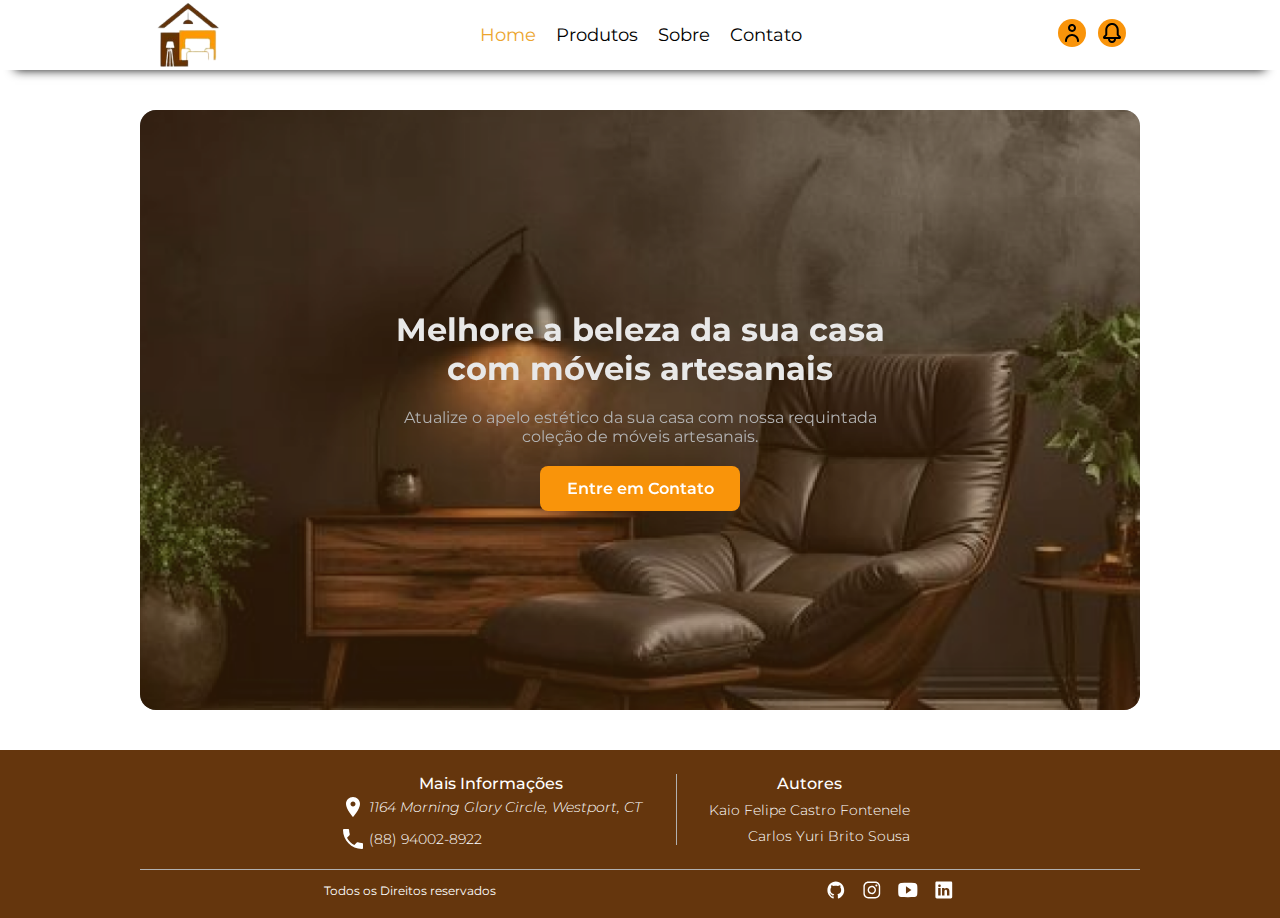
<file: index.html>
<!DOCTYPE html>
<html lang="pt-br">

<head>
  <meta charset="UTF-8">
  <meta name="viewport" content="width=device-width, initial-scale=1.0">
  <link rel="stylesheet" href="./css/global.css">
  <link rel="stylesheet" href="./css/home.css">
  <title>Artesanato</title>
</head>

<body>
  <header class="header-desktop">
    <img class="logo" src="./assets/logo.png" alt="imagem de uma casa com moveis artesanais">
    <nav class="nav-desktop">
      <ul>
        <li><a class="active" href="./index.html">Home</a></li>
        <li><a href="./pages/gallery.html">Produtos</a></li>
        <li><a href="./pages/about.html">Sobre</a></li>
        <li><a href="./pages/contact.html">Contato</a></li>
      </ul>
    </nav>
    <div class="header-icons">
      <a href="#">
        <img src="./assets/profile.svg" alt="ícone de perfil">
      </a>
      <a href="#"><img src="./assets/notification.svg" alt="ícone de notificação"></a>
    </div>
  </header>

  <header class="header-mobile">
    <div class="logo-icons">
      <img class=" logo" src="./assets/logo.png" alt="imagem de uma casa com moveis artesanais" />
      <div class="header-icons">
        <img src="./assets/profile.svg" alt="ícone de perfil">
        <img src="./assets/notification.svg" alt="ícone de notificação">
      </div>
    </div>
    <nav class="nav-mobile">
      <ul>
        <li><a class="active" href="./index.html">Home</a></li>
        <li><a href="./pages/gallery.html">Produtos</a></li>
        <li><a href="./pages/about.html">Sobre</a></li>
        <li><a href="./pages/contact.html">Contato</a></li>
      </ul>
    </nav>
  </header>
  <main>
    <section class="banner">
      <div class="banner-content">
        <h1>Melhore a beleza da sua casa com móveis artesanais</h1>
        <h2>Atualize o apelo estético da sua casa com nossa requintada coleção de móveis artesanais.</h2>
        <a href="./pages/contact.html">Entre em Contato</a>
      </div>
    </section>
  </main>
  <footer>
    <div class="container">
      <div class="info">
        <div class="info-contact">
          <span>Mais Informações</span>
          <div class="info-contact-content">
            <address>
              <img src="./assets/location.svg" alt="ícone de localização">
              <a href="">1164 Morning Glory Circle, Westport, CT</a>
            </address>
            <div class="phone">
              <img src="./assets/phone.svg" alt="ícone de telefone">
              <a href="">(88) 94002-8922</a>
            </div>
          </div>
        </div>

        <div class="authors">
          <span>Autores</span>
          <div class="authors-content">
            <a href="">Kaio Felipe Castro Fontenele</a>
            <a href="">Carlos Yuri Brito Sousa</a>
          </div>
        </div>
      </div>
      <div class="copyright-medias">
        <p>Todos os Direitos reservados</p>
        <div class="social-medias">
          <a href="http://github.com"><img src="./assets/social-medias/github.svg" alt="ícone github"></a>
          <a href="https://instagram.com"><img src="./assets/social-medias/instagram.svg" alt="ícone instagram"></a>
          <a href="https://youtube.com"><img src="./assets/social-medias/youtube.svg" alt="ícone youtube"></a>
          <a href="https://www.linkedin.com"><img src="./assets/social-medias/linkedin.svg" alt="ícone linkedin"></a>
        </div>

      </div>
    </div>
  </footer>
</body>

</html>
</file>
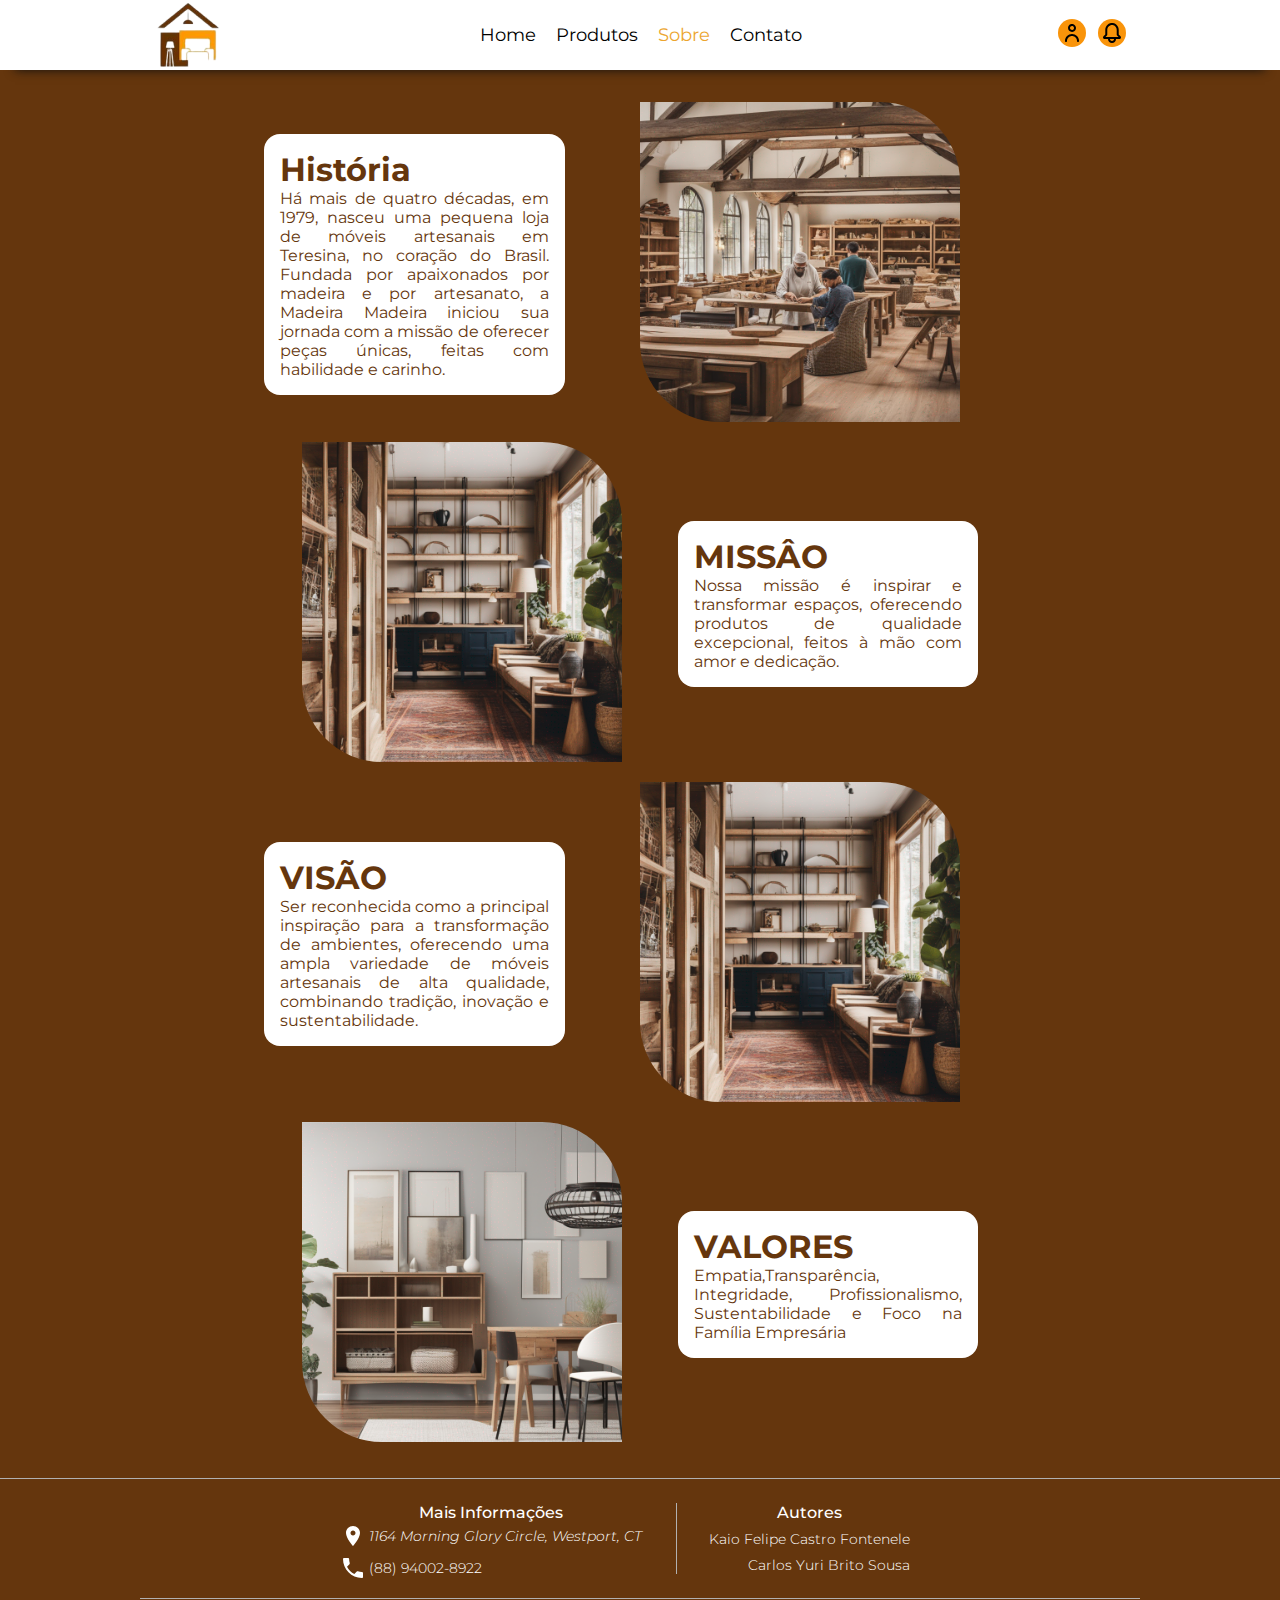
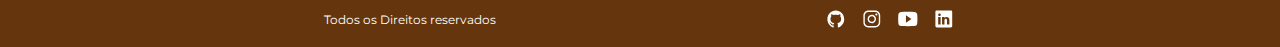
<file: pages/about.html>
<!DOCTYPE html>
<html lang="en">

<head>
  <meta charset="UTF-8">
  <base href="../">
  <meta name="viewport" content="width=device-width, initial-scale=1.0">
  <link rel="stylesheet" href="./css/global.css">
  <link rel="stylesheet" href="./css/about.css">
  <title>Sobre nós</title>
</head>

<body>
  <header class="header-desktop">
    <img class="logo" src="./assets/logo.png" alt="imagem de uma casa com moveis artesanais">
    <nav class="nav-desktop">
      <ul>
        <li><a href="./index.html">Home</a></li>
        <li><a href="./pages/gallery.html">Produtos</a></li>
        <li><a class="active" href="./pages/about.html">Sobre</a></li>
        <li><a href="./pages/contact.html">Contato</a></li>
      </ul>
    </nav>
    <div class="header-icons">
      <a href="#">
        <img src="./assets/profile.svg" alt="ícone de perfil">
      </a>
      <a href="#"><img src="./assets/notification.svg" alt="ícone de notificação"></a>
    </div>
  </header>

  <header class="header-mobile">
    <div class="logo-icons">
      <img class=" logo" src="./assets/logo.png" alt="imagem de uma casa com moveis artesanais" />
      <div class="header-icons">
        <img src="./assets/profile.svg" alt="ícone de perfil">
        <img src="./assets/notification.svg" alt="ícone de notificação">
      </div>
    </div>
    <nav class="nav-mobile">
      <ul>
        <li><a href="./index.html">Home</a></li>
        <li><a href="./pages/gallery.html">Produtos</a></li>
        <li><a class="active" href="./pages/about.html">Sobre</a></li>
        <li><a href="./pages/contact.html">Contato</a></li>
      </ul>
    </nav>
  </header>
  <main>
    <section class="about">
      <div class="who-we-are">
        <div class="about-img">
          <img src="./assets/about.png" alt="">
        </div>
        <div class="who-we-are-content">
          <h2>História</h2>
          <p>Há mais de quatro décadas, em 1979, nasceu uma pequena loja de móveis artesanais em Teresina, no coração do
            Brasil. Fundada por apaixonados por madeira e por artesanato, a Madeira Madeira iniciou sua jornada com a
            missão de oferecer peças únicas, feitas com habilidade e carinho.
          </p>
        </div>
      </div>
      <div class="who-we-are">
        <div class="about-img">
          <img src="./assets/moveis.png" alt="">
        </div>
        <div class="who-we-are-content">
          <h2>MISSÂO</h2>
          <p>Nossa missão é inspirar e transformar espaços, oferecendo produtos de qualidade excepcional, feitos à mão
            com amor e dedicação.</p>
        </div>
      </div>
      <div class="who-we-are">
        <div class="about-img">
          <img src="./assets/moveis.png" alt="">
        </div>
        <div class="who-we-are-content">
          <h2>VISÃO</h2>
          <p>Ser reconhecida como a principal inspiração para a transformação de ambientes, oferecendo uma ampla
            variedade
            de móveis artesanais de alta qualidade, combinando tradição, inovação e sustentabilidade.</p>
        </div>
      </div>
      <div class="who-we-are">
        <div class="about-img">
          <img src="./assets/values.png" alt="">
        </div>
        <div class="who-we-are-content">
          <h2>VALORES</h2>
          <p>Empatia,Transparência, Integridade, Profissionalismo, Sustentabilidade e Foco na Família Empresária</p>
        </div>
      </div>

    </section>
    <section></section>

  </main>
  <footer>
    <div class="container">
      <div class="info">
        <div class="info-contact">
          <span>Mais Informações</span>
          <div class="info-contact-content">
            <address>
              <img src="./assets/location.svg" alt="ícone de localização">
              <a href="">1164 Morning Glory Circle, Westport, CT</a>
            </address>
            <div class="phone">
              <img src="./assets/phone.svg" alt="ícone de telefone">
              <a href="">(88) 94002-8922</a>
            </div>
          </div>
        </div>

        <div class="authors">
          <span>Autores</span>
          <div class="authors-content">
            <a href="">Kaio Felipe Castro Fontenele</a>
            <a href="">Carlos Yuri Brito Sousa</a>
          </div>
        </div>
      </div>
      <div class="copyright-medias">
        <p>Todos os Direitos reservados</p>
        <div class="social-medias">
          <a href="http://github.com"><img src="./assets/social-medias/github.svg" alt="ícone github"></a>
          <a href="https://instagram.com"><img src="./assets/social-medias/instagram.svg" alt="ícone instagram"></a>
          <a href="https://youtube.com"><img src="./assets/social-medias/youtube.svg" alt="ícone youtube"></a>
          <a href="https://www.linkedin.com"><img src="./assets/social-medias/linkedin.svg" alt="ícone linkedin"></a>
        </div>

      </div>
    </div>
  </footer>
</body>

</html>
</file>
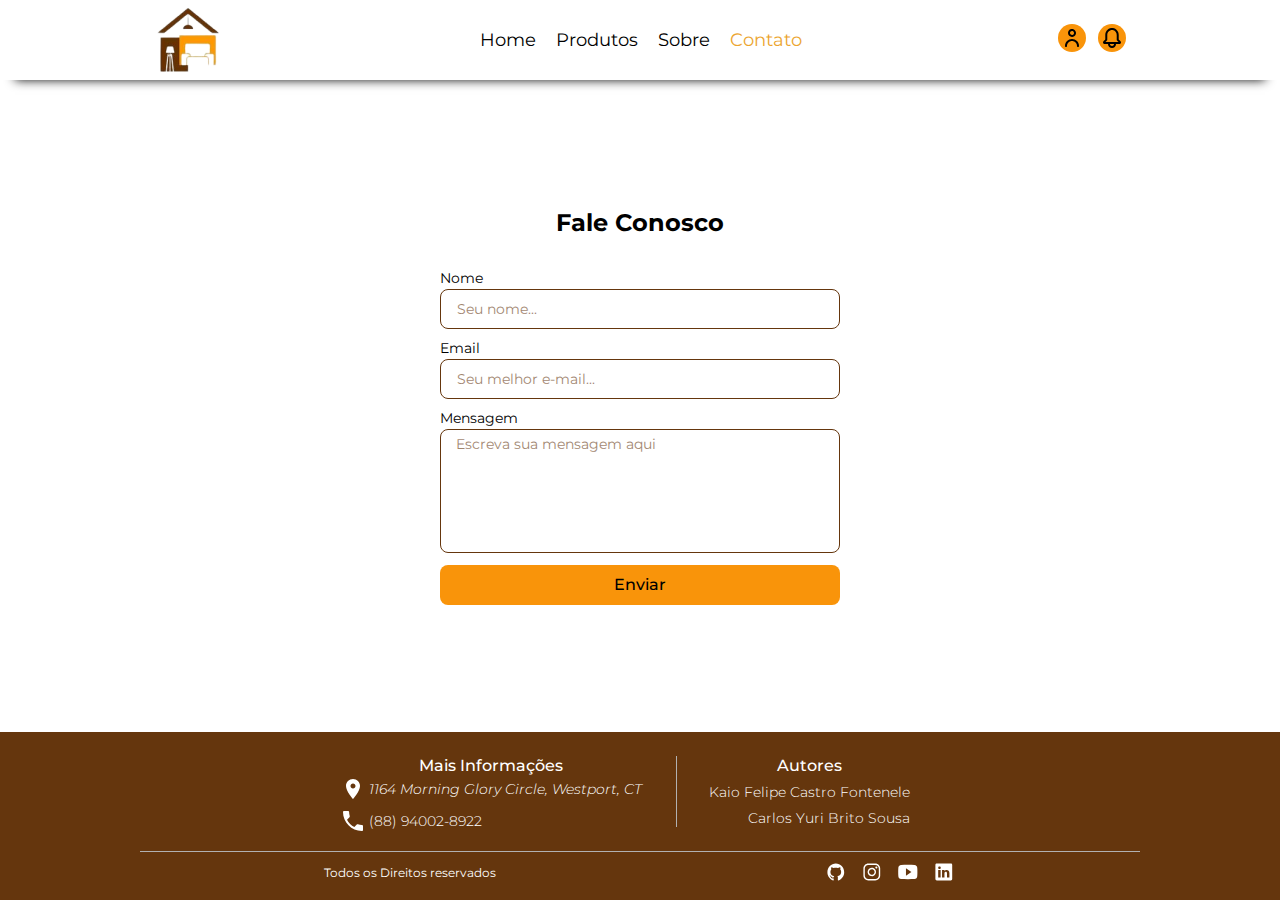
<file: pages/contact.html>
<!DOCTYPE html>
<html lang="pt-br">

<head>
  <meta charset="UTF-8">
  <meta name="viewport" content="width=device-width, initial-scale=1.0">
  <link rel="stylesheet" href="../css/contact.css">
  <link rel="stylesheet" href="../css/global.css">
  <base href="../">
  <title>Contato</title>
</head>

<body>
  <header class="header-desktop">
    <img class="logo" src="./assets/logo.png" alt="imagem de uma casa com moveis artesanais">
    <nav class="nav-desktop">
      <ul>
        <li><a href="./index.html">Home</a></li>
        <li><a href="./pages/gallery.html">Produtos</a></li>
        <li><a href="./pages/about.html">Sobre</a></li>
        <li><a class="active" href="./pages/contact.html">Contato</a></li>
      </ul>
    </nav>
    <div class="header-icons">
      <a href="#">
        <img src="./assets/profile.svg" alt="ícone de perfil">
      </a>
      <a href="#"><img src="./assets/notification.svg" alt="ícone de notificação"></a>
    </div>
  </header>

  <header class="header-mobile">
    <div class="logo-icons">
      <img class=" logo" src="./assets/logo.png" alt="imagem de uma casa com moveis artesanais" />
      <div class="header-icons">
        <img src="./assets/profile.svg" alt="ícone de perfil">
        <img src="./assets/notification.svg" alt="ícone de notificação">
      </div>
    </div>
    <nav class="nav-mobile">
      <ul>
        <li><a href="./index.html">Home</a></li>
        <li><a href="./pages/gallery.html">Produtos</a></li>
        <li><a href="./pages/about.html">Sobre</a></li>
        <li><a class="active" href="./pages/contact.html">Contato</a></li>
      </ul>
    </nav>
  </header>
  <main>
    <section class="contact">
      <h2>Fale Conosco</h2>
      <form action="#">
        <label for="name">Nome</label>
        <input id="name" type="text" name="name" placeholder="Seu nome..." required>

        <label for="Email">Email</label>
        <input type="email" id="email" placeholder="Seu melhor e-mail..." required>

        <label for="message">Mensagem</label>
        <textarea name="message" id="message" cols="30" rows="7" placeholder="Escreva sua mensagem aqui"
          required></textarea>

        <button type="submit">Enviar</button>
      </form>
    </section>

  </main>
  <footer>
    <div class="container">
      <div class="info">
        <div class="info-contact">
          <span>Mais Informações</span>
          <div class="info-contact-content">
            <address>
              <img src="./assets/location.svg" alt="ícone de localização">
              <a href="">1164 Morning Glory Circle, Westport, CT</a>
            </address>
            <div class="phone">
              <img src="./assets/phone.svg" alt="ícone de telefone">
              <a href="">(88) 94002-8922</a>
            </div>
          </div>
        </div>

        <div class="authors">
          <span>Autores</span>
          <div class="authors-content">
            <a href="">Kaio Felipe Castro Fontenele</a>
            <a href="">Carlos Yuri Brito Sousa</a>
          </div>
        </div>
      </div>
      <div class="copyright-medias">
        <p>Todos os Direitos reservados</p>
        <div class="social-medias">
          <a href="http://github.com"><img src="./assets/social-medias/github.svg" alt="ícone github"></a>
          <a href="https://instagram.com"><img src="./assets/social-medias/instagram.svg" alt="ícone instagram"></a>
          <a href="https://youtube.com"><img src="./assets/social-medias/youtube.svg" alt="ícone youtube"></a>
          <a href="https://www.linkedin.com"><img src="./assets/social-medias/linkedin.svg" alt="ícone linkedin"></a>
        </div>

      </div>
    </div>
  </footer>
</body>

</html>
</file>
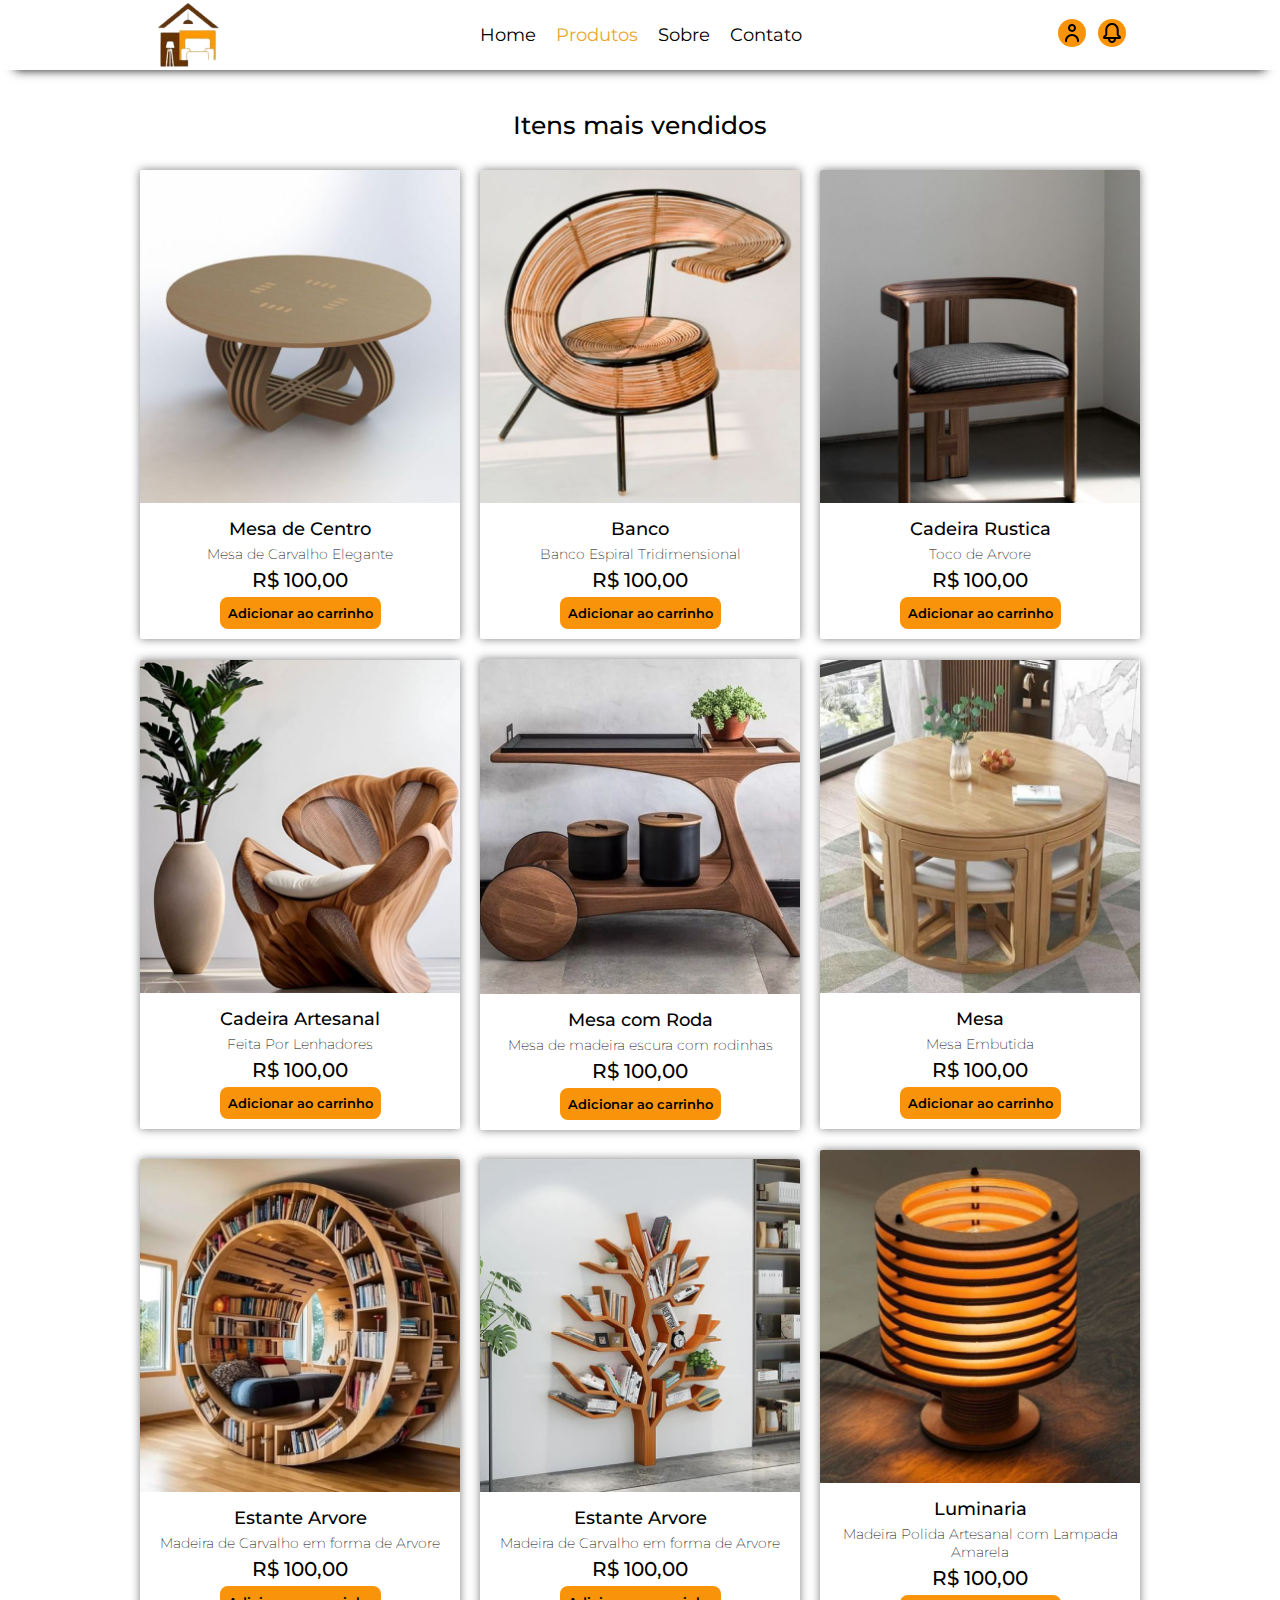
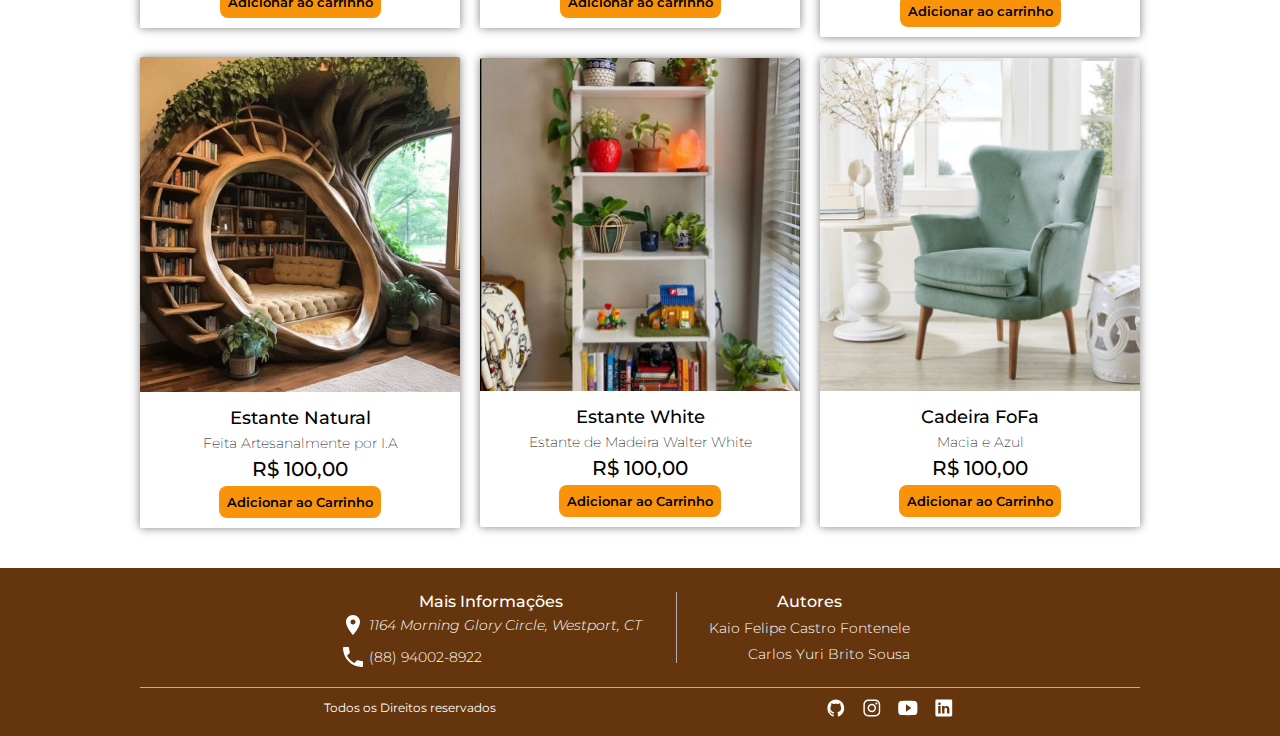
<file: pages/gallery.html>
<!DOCTYPE html>
<html lang="pt-br">

<head>
  <meta charset="UTF-8">
  <meta name="viewport" content="width=device-width, initial-scale=1.0">
  <link rel="stylesheet" href="../css/global.css">
  <link rel="stylesheet" href="../css/gallery.css">
  <base href="../">
  <title>Galeria</title>
</head>

<body>
  <header class="header-desktop">
    <img class="logo" src="./assets/logo.png" alt="imagem de uma casa com moveis artesanais">
    <nav class="nav-desktop">
      <ul>
        <li><a href="./index.html">Home</a></li>
        <li><a class="active" href="./pages/gallery.html">Produtos</a></li>
        <li><a href="./pages/about.html">Sobre</a></li>
        <li><a href="./pages/contact.html">Contato</a></li>
      </ul>
    </nav>
    <div class="header-icons">
      <a href="#">
        <img src="./assets/profile.svg" alt="ícone de perfil">
      </a>
      <a href="#"><img src="./assets/notification.svg" alt="ícone de notificação"></a>
    </div>
  </header>

  <header class="header-mobile">
    <div class="logo-icons">
      <img class=" logo" src="./assets/logo.png" alt="imagem de uma casa com moveis artesanais" />
      <div class="header-icons">
        <img src="./assets/profile.svg" alt="ícone de perfil">
        <img src="./assets/notification.svg" alt="ícone de notificação">
      </div>
    </div>
    <nav class="nav-mobile">
      <ul>
        <li><a href="./index.html">Home</a></li>
        <li><a class="active" href="./pages/gallery.html">Produtos</a></li>
        <li><a href="./pages/about.html">Sobre</a></li>
        <li><a href="./pages/contact.html">Contato</a></li>
      </ul>
    </nav>
  </header>
  <main>
    <section class="gallery">
      <h2>Itens mais vendidos</h2>
      <div class="itens">
        <div class="single-item">
          <img src="./assets/gallery/item1.png" alt="Mesa de Carvalho Elegante">
          <div class="single-item-content">
            <span>Mesa de Centro</span>
            <p>Mesa de Carvalho Elegante</p>
            <span>R$ 100,00</span>
            <button>Adicionar ao carrinho</button>
          </div>
        </div>
        <div class="single-item">
          <img src="./assets/gallery/item2.png" alt="Banco Espiral Tridimensional">
          <div class="single-item-content">
            <span>Banco</span>
            <p>Banco Espiral Tridimensional</p>
            <span>R$ 100,00</span>
            <button>Adicionar ao carrinho</button>
          </div>
        </div>
        <div class="single-item">
          <img src="./assets/gallery/item3.png" alt="Toco de Arvore">
          <div class="single-item-content">
            <span>Cadeira Rustica</span>
            <p>Toco de Arvore</p>
            <span>R$ 100,00</span>
            <button>Adicionar ao carrinho</button>
          </div>
        </div>
        <div class="single-item">
          <img src="./assets/gallery/item4.png" alt="Feita Por Lenhadores">
          <div class="single-item-content">
            <span>Cadeira Artesanal</span>
            <p>Feita Por Lenhadores</p>
            <span>R$ 100,00</span> <button>Adicionar ao carrinho</button>
          </div>
        </div>
        <div class="single-item">
          <img src="./assets/gallery/item5.png" alt="Mesa de madeira escura com rodinhas">
          <div class="single-item-content">
            <span>Mesa com Roda</span>
            <p>Mesa de madeira escura com rodinhas</p>
            <span>R$ 100,00</span> <button>Adicionar ao carrinho</button>
          </div>
        </div>
        <div class="single-item">
          <img src="./assets/gallery/item6.png" alt="Mesa Embutida">
          <div class="single-item-content">
            <span>Mesa</span>
            <p>Mesa Embutida</p>
            <span>R$ 100,00</span> <button>Adicionar ao carrinho</button>
          </div>
        </div>
        <div class="single-item">
          <img src="./assets/gallery/item7.png" alt="Madeira de Carvalho em forma de Arvore">
          <div class="single-item-content">
            <span>Estante Arvore</span>
            <p>Madeira de Carvalho em forma de Arvore</p>
            <span>R$ 100,00</span> <button>Adicionar ao carrinho</button>
          </div>
        </div>
        <div class="single-item">
          <img src="./assets/gallery/item8.png" alt="Madeira de Carvalho em forma de Arvore">
          <div class="single-item-content">
            <span>Estante Arvore</span>
            <p>Madeira de Carvalho em forma de Arvore</p>
            <span>R$ 100,00</span> <button>Adicionar ao carrinho</button>
          </div>
        </div>
        <div class="single-item">
          <img src="./assets/gallery/item9.png" alt="Madeira Polida Artesanal com Lampada Amarela">
          <div class="single-item-content">
            <span>Luminaria</span>
            <p>Madeira Polida Artesanal com Lampada Amarela</p>
            <span>R$ 100,00</span>
            <button>Adicionar ao carrinho</button>
          </div>
        </div>
        <div class="single-item">
          <img src="./assets/gallery/item10.png" alt="Feita Artesanalmente por I.A">
          <div class="single-item-content">
            <span>Estante Natural</span>
            <p>Feita Artesanalmente por I.A</p>
            <span>R$ 100,00</span>
            <button>Adicionar ao Carrinho</button>
          </div>
        </div>
        <div class="single-item">
          <img src="./assets/gallery/item11.png" alt="Estante de Madeira Walter White">
          <div class="single-item-content">
            <span>Estante White</span>
            <p>Estante de Madeira Walter White</p>
            <span>R$ 100,00</span>
            <button>Adicionar ao Carrinho</button>
          </div>
        </div>
        <div class="single-item">
          <img src="./assets/gallery/item12.png" alt="Macia e Azul">
          <div class="single-item-content">
            <span>Cadeira FoFa</span>
            <p>Macia e Azul</p>
            <span>R$ 100,00</span>
            <button>Adicionar ao Carrinho</button>
          </div>
        </div>
      </div>
    </section>
  </main>
  <footer>
    <div class="container">
      <div class="info">
        <div class="info-contact">
          <span>Mais Informações</span>
          <div class="info-contact-content">
            <address>
              <img src="./assets/location.svg" alt="ícone de localização">
              <a href="">1164 Morning Glory Circle, Westport, CT</a>
            </address>
            <div class="phone">
              <img src="./assets/phone.svg" alt="ícone de telefone">
              <a href="">(88) 94002-8922</a>
            </div>
          </div>
        </div>

        <div class="authors">
          <span>Autores</span>
          <div class="authors-content">
            <a href="">Kaio Felipe Castro Fontenele</a>
            <a href="">Carlos Yuri Brito Sousa</a>
          </div>
        </div>
      </div>
      <div class="copyright-medias">
        <p>Todos os Direitos reservados</p>
        <div class="social-medias">
          <a href="http://github.com"><img src="./assets/social-medias/github.svg" alt="ícone github"></a>
          <a href="https://instagram.com"><img src="./assets/social-medias/instagram.svg" alt="ícone instagram"></a>
          <a href="https://youtube.com"><img src="./assets/social-medias/youtube.svg" alt="ícone youtube"></a>
          <a href="https://www.linkedin.com"><img src="./assets/social-medias/linkedin.svg" alt="ícone linkedin"></a>
        </div>

      </div>
    </div>
  </footer>
</body>

</html>
</file>
<file: css/global.css>
@import url('https://fonts.googleapis.com/css2?family=Montserrat:ital,wght@0,100..900;1,100..900&display=swap');

:root {
  --white: white;
  --black: black;

  --primary: #65360D;

  --yellow: #F9940A;
  --yellow-hover: #d88612;

  --banner-text-main: #E8E8E8;
  --banner-text-secondary: #B1B1B1;

  --color-box-shadow: #111;
  --text-color-active: #ECA52F;
}

* {
  margin: 0;
  padding: 0;
  box-sizing: border-box;
  font-family: "Montserrat", sans-serif;
  color: var(--black);
}

html,
body {
  height: 100%;
}

body {
  display: flex;
  flex-direction: column;
  justify-content: space-between;
}

main {
  width: 100%;
  max-width: 80rem;
  margin: 0 auto;
}

.active {
  color: var(--text-color-active)
}

li {
  list-style-type: none;
}

a {
  text-decoration: none;
}

header {
  width: 100%;
  height: 5rem;

  display: flex;
  justify-content: space-around;
  align-items: center;
  box-shadow: 0px 15px 10px -15px var(--color-box-shadow);

  margin-bottom: 2.5rem;
  padding: 0 2%;
}

.logo {
  width: 4.375rem;
  height: 4.375rem;
}

.header-mobile {
  display: none;
}

header nav ul {
  display: flex;
  justify-content: center;
  align-items: center;
  gap: 1.25rem;
}

header nav ul li {
  font-size: 1.125rem;
}

.header-icons {
  display: flex;
  justify-content: center;
  align-items: center;
  gap: 0.75rem;
}

.header-icons img {
  background-color: var(--yellow);
  border-radius: 50%;
  padding: 0.125rem;
}

.header-icons img:hover {
  background-color: var(--yellow-hover);
}

footer {
  width: 100%;
  height: auto;

  margin-top: 2.5rem;
  padding: 0.5rem;
  background-color: var(--primary);
}

footer .container {
  width: 100%;
  max-width: 62.5rem;
  margin: 0 auto;

  display: flex;
  flex-direction: column;
  justify-content: center;
  align-items: center;

}


footer a {
  color: var(--white);
}

footer img {
  width: 1.5rem;
  height: 1.5rem;
  padding: 0.125rem;
}

footer span {
  font-size: 1rem;
  font-weight: 500;
  color: var(--white);
}

footer .info {
  width: 100%;
  display: flex;
  justify-content: center;
  align-items: start;
  border-bottom: 0.4px solid var(--banner-text-secondary);
  padding: 1rem;
}

footer .info-contact,
.authors {
  display: flex;
  flex-direction: column;
  align-items: center;

  font-size: 0.875rem;
  font-weight: 300;
  padding-right: 2rem;
}

footer .info-contact-content {
  display: flex;
  flex-direction: column;
  align-items: start;
  gap: 0.5rem;
  padding: 0.125rem;
}

footer address,
footer .phone {
  display: flex;
  justify-content: center;
  align-items: center;
  gap: 0.25rem;


}


footer .authors {
  display: flex;
  flex-direction: column;
  padding-left: 2rem;
  gap: 0.5rem;
  border-left: 0.4px solid var(--banner-text-secondary);
}

.authors .authors-content {
  display: flex;
  flex-direction: column;
  align-items: end;
  gap: 0.5rem;
}

footer .copyright-medias {
  width: 100%;
  display: flex;
  justify-content: space-around;
  align-items: center;
  padding: 0.5rem 2%
}

.copyright-medias p {
  font-size: 0.75rem;
  color: var(--white);
}

footer .social-medias {
  display: flex;
  justify-content: center;
  align-items: center;
  gap: 0.75rem;
}

footer .social-medias a {
  display: flex;
  justify-content: center;
  align-self: center;
}

@media screen and (max-width: 495px) {
  .header-desktop {
    display: none;
  }

  header.header-mobile {
    width: 100%;
    height: auto;
    display: flex;
    flex-direction: column;
  }

  .logo-icons {
    width: 100%;
    display: flex;
    justify-content: space-between;
    align-items: center;
  }


  .nav-mobile ul {
    display: flex;
    flex-direction: column;
  }

}

@media (max-width: 375px) {
  footer .info {
    flex-direction: column;
    gap: 1rem;
  }

  .info .info-contact {
    align-items: start;
  }

  footer .authors {
    justify-content: start;
    align-items: start;
    padding: 0;
    border: 0;
  }

  .authors .authors-content {
    align-items: start;
  }
}
</file>
<file: css/home.css>
section.banner {
  width: 95%;
  max-width: 62.5rem;
  height: 37.5rem;

  margin: 0 auto;

  background-image: url('../assets/banner.png');
  background-size: cover;
  background-position: center;
  background-repeat: no-repeat;
  backdrop-filter: blur(5px);
  display: flex;
  justify-content: center;
  align-items: center;
  border-radius: 1rem;
}

section.banner::before {
  content: "";
  position: absolute;
  width: 100%;
  height: 100%;
  background-color: #65360D;
  opacity: 0.4;
  border-radius: 1rem;
}

section.banner .banner-content {
  position: absolute;
  width: 50%;
  display: flex;
  flex-direction: column;
  align-items: center;
  gap: 20px;

}

.banner-content h1 {
  font-size: 2rem;
  text-align: center;
  color: var(--banner-text-main);
}

.banner-content h2 {
  font-size: 1rem;
  font-weight: 400;
  text-align: center;

  color: var(--banner-text-secondary);
}

.banner-content a {
  width: 200px;
  height: 45px;
  padding: 0.5rem;

  font-weight: 600;

  border-radius: 8px;
  cursor: pointer;
  border: 0;
  background-color: var(--yellow);

  display: flex;
  justify-content: center;
  align-items: center;
  transition: 0.3s;
  color: var(--white);
}

.banner-content a:hover {
  background-color: var(--white);
  color: var(--primary);
  transform: scale(1.05);
}

@media (max-width: 768px) {
  section.banner .banner-content {
    width: 90%;
    margin: 0 auto;
  }
}

@media (max-width: 425px) {
  section.banner {
    width: 100%;
    height: 400px;
    background-size: cover;
    background-position: center;
    border-radius: 0;
  }

  section.banner .banner-content {
    display: flex;
    width: 90%;
    margin: 0 auto;
  }

  .banner-content h1 {
    font-size: 1.5rem;
    text-align: center;
  }

  .banner-content h2 {
    width: 90%;
    font-size: 1rem;
    font-weight: 300;
    text-align: justify;
  }

  .banner-content a {
    width: auto;
    padding: 0.8rem 0.5rem;
  }
}
</file>
<file: css/contact.css>
main section.contact {
  max-width: 90rem;
  margin: 0 auto;
  width: 100%;
  display: flex;
  flex-direction: column;
  justify-content: center;
  align-items: center;
  gap: 2rem;
}

section.contact form {
  width: 100%;
  max-width: 25rem;
  display: flex;
  flex-direction: column;
}

.contact label {
  font-size: 0.875rem;
  margin-bottom: 0.125rem;
}



.contact form input {
  width: 100%;
  height: 2.5rem;
  border-radius: 0.5rem;
  border: 0.0625rem solid var(--primary);
  margin-bottom: 0.625rem;
  padding: 0 1rem;
  outline: none;
}

.contact form textarea {
  width: 100%;
  border-radius: 0.5rem;
  resize: none;
  border: 1px solid var(--primary);
  margin-bottom: 0.75rem;
  padding: 5px;
  padding-left: 15px;
  outline: none;
}


.contact button {
  width: 100%;
  height: 2.5rem;
  padding: 0.5rem;
  background-color: var(--yellow);
  border: 0;
  border-radius: 0.5rem;

  font-size: 1rem;
  font-weight: 500;

  cursor: pointer;
  transition: 0.4s;
}

button:hover {
  background-color: var(--yellow-hover);
}

::placeholder {
  font-size: 0.875rem;
  color: var(--primary);
  opacity: 0.6;
}

@media (max-width:425px) {
  section.contact form {
    padding: 0 4%;
  }
}
</file>
<file: css/gallery.css>
section.gallery {
  max-width: 1440px;
  margin: 0 auto;
  width: 100%;
  display: flex;
  flex-direction: column;
  justify-content: center;
  align-items: center;
  gap: 30px;
}

section.gallery h2 {
  font-size: 25px;
  font-weight: 500;
}

section.gallery div.itens {
  display: flex;
  justify-content: center;
  align-items: center;
  gap: 20px;
  flex-wrap: wrap;

}

div.itens .single-item {
  width: 100%;
  max-width: 320px;

  display: flex;
  flex-direction: column;
  justify-content: center;
  align-items: center;
  gap: 5px;
  border-radius: 2px;

  box-shadow: 0 0 10px rgba(0, 0, 0, 0.5);
  transition: 0.4s;
}

div.itens .single-item:hover {
  transform: scale(1.05);
}

div.itens .single-item img {
  width: 100%;
  border-top-left-radius: 2px;
  border-top-right-radius: 2px;
}

div.itens .single-item-content {
  display: flex;
  flex-direction: column;
  justify-content: center;
  align-items: center;
  gap: 5px;
  padding: 10px 0;
}

div.itens .single-item span {
  font-size: 18px;
  font-weight: 500;
}

div.itens .single-item p {
  font-size: 14px;
  font-weight: 200;
  text-align: center;
}

div.itens .single-item-content :nth-child(3) {
  font-size: 20px;
}

div.itens .single-item-content button {
  padding: 8px;
  background-color: var(--yellow);
  border: 0;
  border-radius: 8px;
  font-weight: 600;

  cursor: pointer;
  transition: 0.3s;
}

div.itens .single-item-content button:hover {
  background-color: var(--yellow-hover);
}

@media (max-width: 425px) {
  section.gallery .itens {
    padding: 0 2%;
  }
}
</file>
